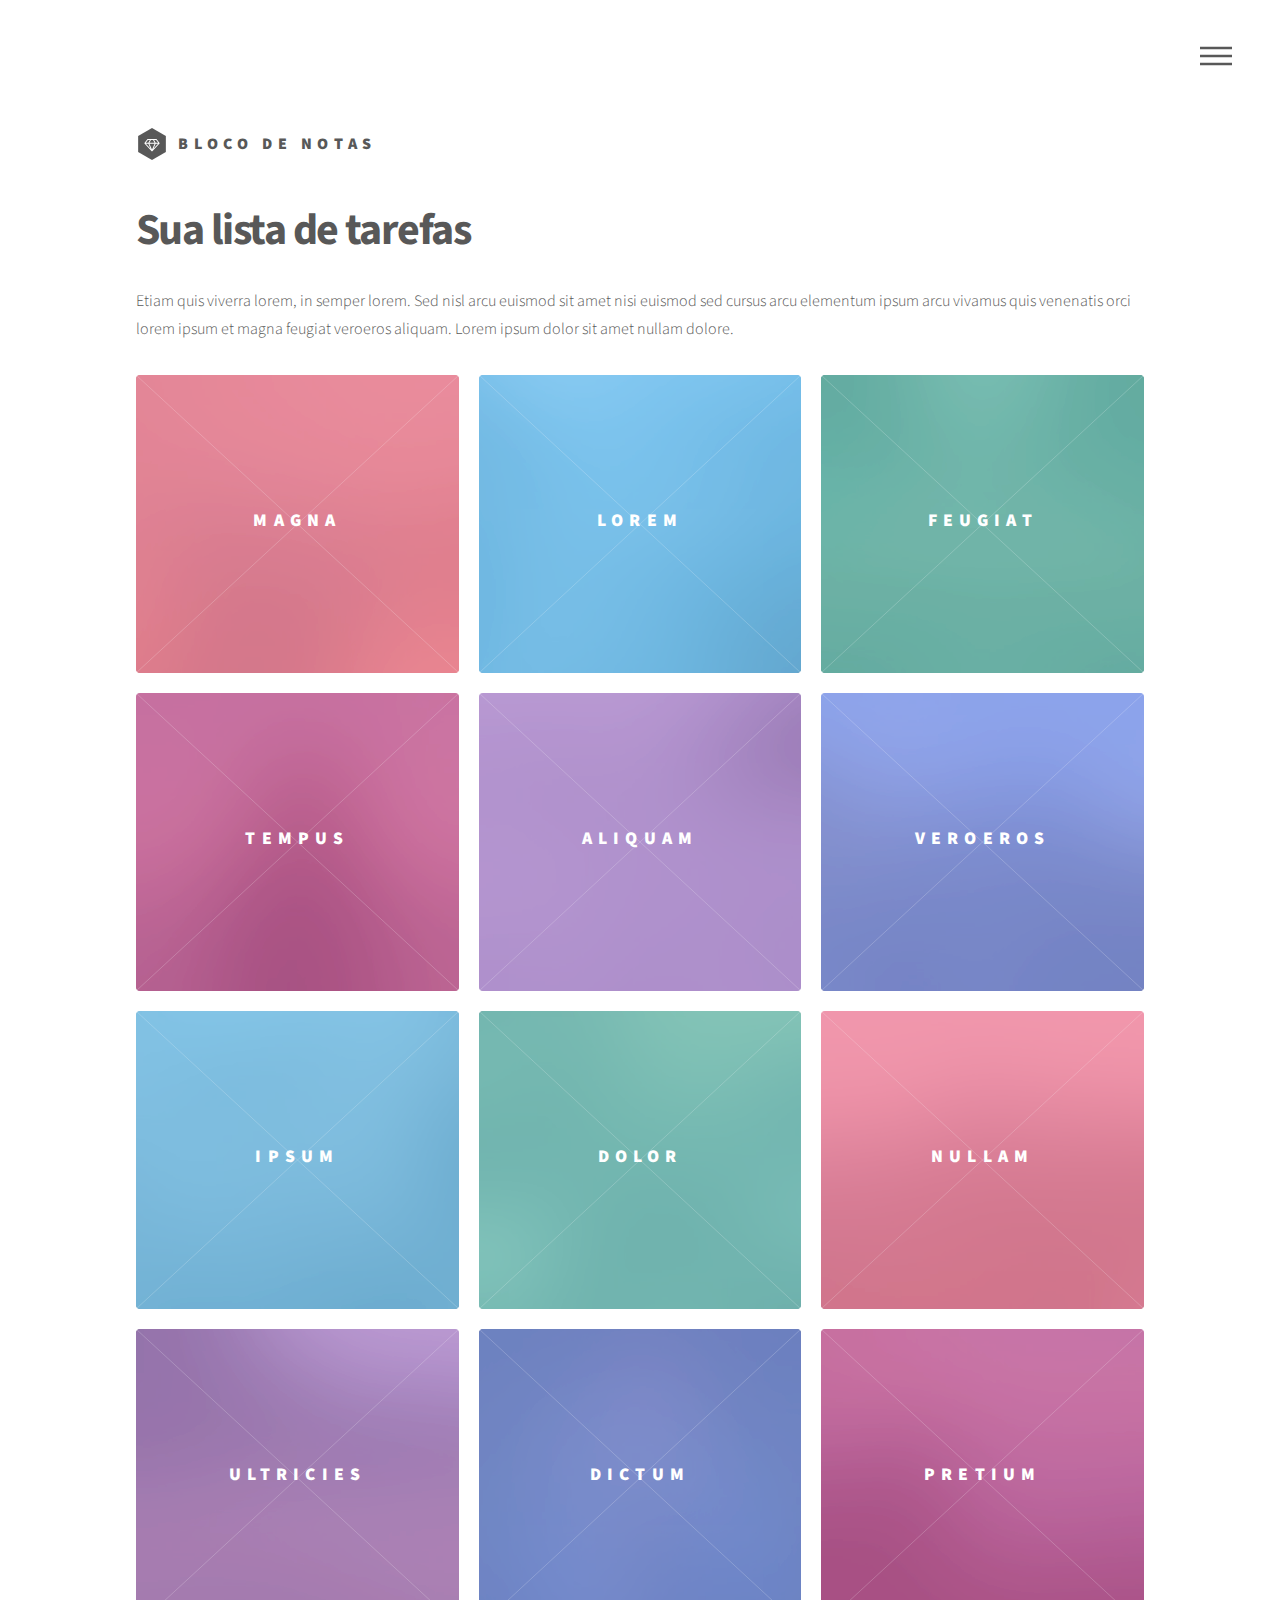
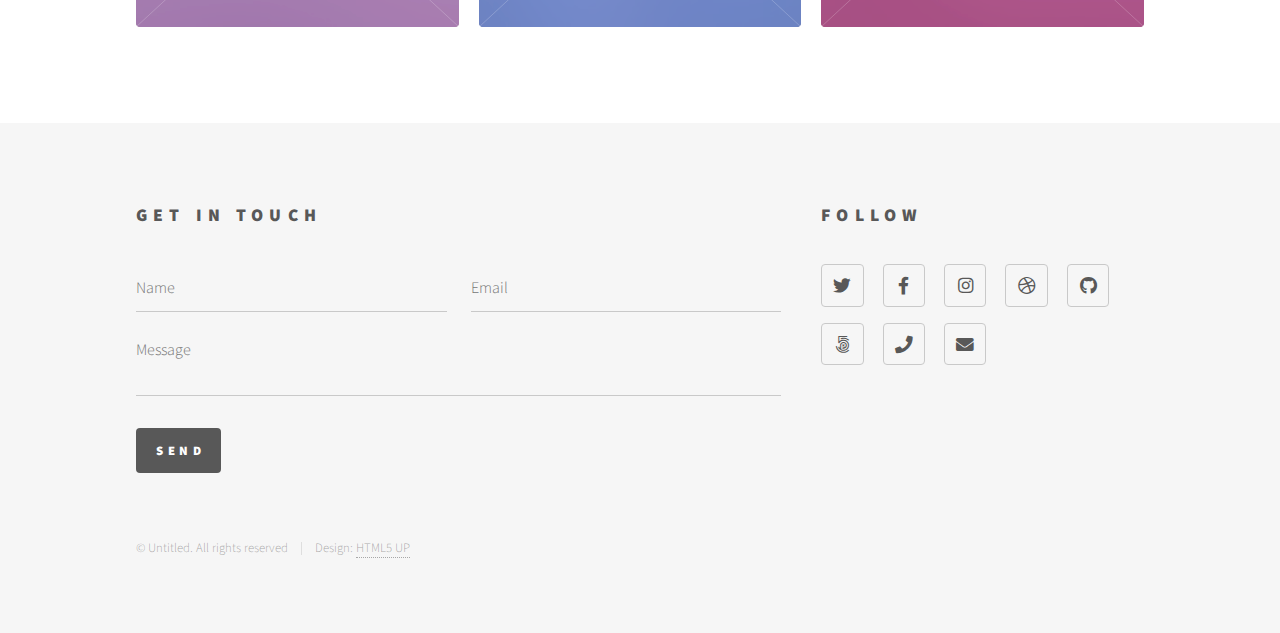
<file: Projeto lista de tarefas/index.html>
<!DOCTYPE HTML>
<!--
	Phantom by HTML5 UP
	html5up.net | @ajlkn
	Free for personal and commercial use under the CCA 3.0 license (html5up.net/license)
-->
<html>
	<head>
		<title>Bloco de Notas</title>
		<meta charset="utf-8" />
		<meta name="viewport" content="width=device-width, initial-scale=1, user-scalable=no" />
		<link rel="stylesheet" href="assets/css/main.css" />
		<noscript><link rel="stylesheet" href="assets/css/noscript.css" /></noscript>
	</head>
	<body class="is-preload">
		<!-- Wrapper -->
			<div id="wrapper">

				<!-- Header -->
					<header id="header">
						<div class="inner">

							<!-- Logo -->
								<a href="index.html" class="logo">
									<span class="symbol"><img src="images/logo.svg" alt="" /></span><span class="title">Bloco de Notas</span>
								</a>

							<!-- Nav -->
								<nav>
									<ul>
										<li><a href="#menu">Menu</a></li>
									</ul>
								</nav>

						</div>
					</header>

				<!-- Menu -->
					<nav id="menu">
						<h2>Menu</h2>
						<ul>
							<li><a href="index.html">Home</a></li>
							<li><a href="login.html">Login</a></li>
							<li><a href="generic.html">Meus Avisos</a></li>
							<li><a href="generic.html">Sair</a></li>
							<li><a href="elements.html"></a></li>
						</ul>
					</nav>

				<!-- Main -->
					<div id="main">
						<div class="inner">
							<header>
								<h1>Sua lista de tarefas<br /></h1>
								<p>Etiam quis viverra lorem, in semper lorem. Sed nisl arcu euismod sit amet nisi euismod sed cursus arcu elementum ipsum arcu vivamus quis venenatis orci lorem ipsum et magna feugiat veroeros aliquam. Lorem ipsum dolor sit amet nullam dolore.</p>
							</header>
							<section class="tiles">
								<article class="style1">
									<span class="image">
										<img src="images/pic01.jpg" alt="" />
									</span>
									<a href="generic.html">
										<h2>Magna</h2>
										<div class="content">
											<p>Sed nisl arcu euismod sit amet nisi lorem etiam dolor veroeros et feugiat.</p>
										</div>
									</a>
								</article>
								<article class="style2">
									<span class="image">
										<img src="images/pic02.jpg" alt="" />
									</span>
									<a href="generic.html">
										<h2>Lorem</h2>
										<div class="content">
											<p>Sed nisl arcu euismod sit amet nisi lorem etiam dolor veroeros et feugiat.</p>
										</div>
									</a>
								</article>
								<article class="style3">
									<span class="image">
										<img src="images/pic03.jpg" alt="" />
									</span>
									<a href="generic.html">
										<h2>Feugiat</h2>
										<div class="content">
											<p>Sed nisl arcu euismod sit amet nisi lorem etiam dolor veroeros et feugiat.</p>
										</div>
									</a>
								</article>
								<article class="style4">
									<span class="image">
										<img src="images/pic04.jpg" alt="" />
									</span>
									<a href="generic.html">
										<h2>Tempus</h2>
										<div class="content">
											<p>Sed nisl arcu euismod sit amet nisi lorem etiam dolor veroeros et feugiat.</p>
										</div>
									</a>
								</article>
								<article class="style5">
									<span class="image">
										<img src="images/pic05.jpg" alt="" />
									</span>
									<a href="generic.html">
										<h2>Aliquam</h2>
										<div class="content">
											<p>Sed nisl arcu euismod sit amet nisi lorem etiam dolor veroeros et feugiat.</p>
										</div>
									</a>
								</article>
								<article class="style6">
									<span class="image">
										<img src="images/pic06.jpg" alt="" />
									</span>
									<a href="generic.html">
										<h2>Veroeros</h2>
										<div class="content">
											<p>Sed nisl arcu euismod sit amet nisi lorem etiam dolor veroeros et feugiat.</p>
										</div>
									</a>
								</article>
								<article class="style2">
									<span class="image">
										<img src="images/pic07.jpg" alt="" />
									</span>
									<a href="generic.html">
										<h2>Ipsum</h2>
										<div class="content">
											<p>Sed nisl arcu euismod sit amet nisi lorem etiam dolor veroeros et feugiat.</p>
										</div>
									</a>
								</article>
								<article class="style3">
									<span class="image">
										<img src="images/pic08.jpg" alt="" />
									</span>
									<a href="generic.html">
										<h2>Dolor</h2>
										<div class="content">
											<p>Sed nisl arcu euismod sit amet nisi lorem etiam dolor veroeros et feugiat.</p>
										</div>
									</a>
								</article>
								<article class="style1">
									<span class="image">
										<img src="images/pic09.jpg" alt="" />
									</span>
									<a href="generic.html">
										<h2>Nullam</h2>
										<div class="content">
											<p>Sed nisl arcu euismod sit amet nisi lorem etiam dolor veroeros et feugiat.</p>
										</div>
									</a>
								</article>
								<article class="style5">
									<span class="image">
										<img src="images/pic10.jpg" alt="" />
									</span>
									<a href="generic.html">
										<h2>Ultricies</h2>
										<div class="content">
											<p>Sed nisl arcu euismod sit amet nisi lorem etiam dolor veroeros et feugiat.</p>
										</div>
									</a>
								</article>
								<article class="style6">
									<span class="image">
										<img src="images/pic11.jpg" alt="" />
									</span>
									<a href="generic.html">
										<h2>Dictum</h2>
										<div class="content">
											<p>Sed nisl arcu euismod sit amet nisi lorem etiam dolor veroeros et feugiat.</p>
										</div>
									</a>
								</article>
								<article class="style4">
									<span class="image">
										<img src="images/pic12.jpg" alt="" />
									</span>
									<a href="generic.html">
										<h2>Pretium</h2>
										<div class="content">
											<p>Sed nisl arcu euismod sit amet nisi lorem etiam dolor veroeros et feugiat.</p>
										</div>
									</a>
								</article>
							</section>
						</div>
					</div>

				<!-- Footer -->
					<footer id="footer">
						<div class="inner">
							<section>
								<h2>Get in touch</h2>
								<form method="post" action="#">
									<div class="fields">
										<div class="field half">
											<input type="text" name="name" id="name" placeholder="Name" />
										</div>
										<div class="field half">
											<input type="email" name="email" id="email" placeholder="Email" />
										</div>
										<div class="field">
											<textarea name="message" id="message" placeholder="Message"></textarea>
										</div>
									</div>
									<ul class="actions">
										<li><input type="submit" value="Send" class="primary" /></li>
									</ul>
								</form>
							</section>
							<section>
								<h2>Follow</h2>
								<ul class="icons">
									<li><a href="#" class="icon brands style2 fa-twitter"><span class="label">Twitter</span></a></li>
									<li><a href="#" class="icon brands style2 fa-facebook-f"><span class="label">Facebook</span></a></li>
									<li><a href="#" class="icon brands style2 fa-instagram"><span class="label">Instagram</span></a></li>
									<li><a href="#" class="icon brands style2 fa-dribbble"><span class="label">Dribbble</span></a></li>
									<li><a href="#" class="icon brands style2 fa-github"><span class="label">GitHub</span></a></li>
									<li><a href="#" class="icon brands style2 fa-500px"><span class="label">500px</span></a></li>
									<li><a href="#" class="icon solid style2 fa-phone"><span class="label">Phone</span></a></li>
									<li><a href="#" class="icon solid style2 fa-envelope"><span class="label">Email</span></a></li>
								</ul>
							</section>
							<ul class="copyright">
								<li>&copy; Untitled. All rights reserved</li><li>Design: <a href="http://html5up.net">HTML5 UP</a></li>
							</ul>
						</div>
					</footer>

			</div>

		<!-- Scripts -->
			<script src="assets/js/jquery.min.js"></script>
			<script src="assets/js/browser.min.js"></script>
			<script src="assets/js/breakpoints.min.js"></script>
			<script src="assets/js/util.js"></script>
			<script src="assets/js/main.js"></script>

	</body>
</html>
</file>
<file: Projeto lista de tarefas/assets/css/noscript.css>
/*
	Phantom by HTML5 UP
	html5up.net | @ajlkn
	Free for personal and commercial use under the CCA 3.0 license (html5up.net/license)
*/

/* Tiles */

	body.is-preload .tiles article {
		-moz-transform: none;
		-webkit-transform: none;
		-ms-transform: none;
		transform: none;
		opacity: 1;
	}
</file>
<file: Projeto lista de tarefas/assets/css/main.css>
@import url(fontawesome-all.min.css);
@import url("https://fonts.googleapis.com/css?family=Source+Sans+Pro:300,700,900");


html, body, div, span, applet, object,
iframe, h1, h2, h3, h4, h5, h6, p, blockquote,
pre, a, abbr, acronym, address, big, cite,
code, del, dfn, em, img, ins, kbd, q, s, samp,
small, strike, strong, sub, sup, tt, var, b,
u, i, center, dl, dt, dd, ol, ul, li, fieldset,
form, label, legend, table, caption, tbody,
tfoot, thead, tr, th, td, article, aside,
canvas, details, embed, figure, figcaption,
footer, header, hgroup, menu, nav, output, ruby,
section, summary, time, mark, audio, video {
	margin: 0;
	padding: 0;
	border: 0;
	font-size: 100%;
	font: inherit;
	vertical-align: baseline;}

article, aside, details, figcaption, figure,
footer, header, hgroup, menu, nav, section {
	display: block;}

body {
	line-height: 1;
}

ol, ul {
	list-style: none;
}

blockquote, q {
	quotes: none;
}

	blockquote:before, blockquote:after, q:before, q:after {
		content: '';
		content: none;
	}

table {
	border-collapse: collapse;
	border-spacing: 0;
}

body {
	-webkit-text-size-adjust: none;
}

mark {
	background-color: transparent;
	color: inherit;
}

input::-moz-focus-inner {
	border: 0;
	padding: 0;
}

input, select, textarea {
	-moz-appearance: none;
	-webkit-appearance: none;
	-ms-appearance: none;
	appearance: none;
}

/* Basic */

	@-ms-viewport {
		width: device-width;
	}

	body {
		-ms-overflow-style: scrollbar;
	}

	@media screen and (max-width: 480px) {

		html, body {
			min-width: 320px;
		}

	}

	html {
		box-sizing: border-box;
	}

	*, *:before, *:after {
		box-sizing: inherit;
	}

	body {
		background: #ffffff;
	}

		body.is-preload *, body.is-preload *:before, body.is-preload *:after {
			-moz-animation: none !important;
			-webkit-animation: none !important;
			-ms-animation: none !important;
			animation: none !important;
			-moz-transition: none !important;
			-webkit-transition: none !important;
			-ms-transition: none !important;
			transition: none !important;
		}

/* Type */

	body, input, select, textarea {
		color: #585858;
		font-family: "Source Sans Pro", Helvetica, sans-serif;
		font-size: 16pt;
		font-weight: 300;
		line-height: 1.75;
	}

		@media screen and (max-width: 1680px) {

			body, input, select, textarea {
				font-size: 14pt;
			}

		}

		@media screen and (max-width: 1280px) {

			body, input, select, textarea {
				font-size: 12pt;
			}

		}

	a {
		-moz-transition: border-bottom-color 0.2s ease, color 0.2s ease;
		-webkit-transition: border-bottom-color 0.2s ease, color 0.2s ease;
		-ms-transition: border-bottom-color 0.2s ease, color 0.2s ease;
		transition: border-bottom-color 0.2s ease, color 0.2s ease;
		text-decoration: none;
		color: #585858;
		border-bottom: dotted 1px rgba(88, 88, 88, 0.5);
	}

		a:hover {
			border-bottom-color: transparent;
			color: #f2849e !important;
		}

	strong, b {
		font-weight: 900;
	}

	em, i {
		font-style: italic;
	}

	p {
		margin: 0 0 2em 0;
	}

	h1 {
		font-size: 2.75em;
		font-weight: 700;
		line-height: 1.3;
		margin: 0 0 1em 0;
		letter-spacing: -0.035em;
	}

		h1 a {
			color: inherit;
		}

		@media screen and (max-width: 736px) {

			h1 {
				font-size: 2em;
				margin: 0 0 1em 0;
			}

		}

		@media screen and (max-width: 360px) {

			h1 {
				font-size: 1.75em;
			}

		}

	h2, h3, h4, h5, h6 {
		font-weight: 900;
		line-height: 1.5;
		margin: 0 0 2em 0;
		text-transform: uppercase;
		letter-spacing: 0.35em;
	}

		h2 a, h3 a, h4 a, h5 a, h6 a {
			color: inherit;
		}

	h2 {
		font-size: 1.1em;
	}

	h3 {
		font-size: 1em;
	}

	h4 {
		font-size: 0.8em;
	}

	h5 {
		font-size: 0.8em;
	}

	h6 {
		font-size: 0.8em;
	}

	@media screen and (max-width: 980px) {

		h1 br, h2 br, h3 br, h4 br, h5 br, h6 br {
			display: none;
		}

	}

	@media screen and (max-width: 736px) {

		h2 {
			font-size: 1em;
		}

		h3 {
			font-size: 0.8em;
		}

	}

	sub {
		font-size: 0.8em;
		position: relative;
		top: 0.5em;
	}

	sup {
		font-size: 0.8em;
		position: relative;
		top: -0.5em;
	}

	blockquote {
		border-left: solid 4px #c9c9c9;
		font-style: italic;
		margin: 0 0 2em 0;
		padding: 0.5em 0 0.5em 2em;
	}

	code {
		background: rgba(144, 144, 144, 0.075);
		border-radius: 4px;
		border: solid 1px #c9c9c9;
		font-family: "Courier New", monospace;
		font-size: 0.9em;
		margin: 0 0.25em;
		padding: 0.25em 0.65em;
	}

	pre {
		-webkit-overflow-scrolling: touch;
		font-family: "Courier New", monospace;
		font-size: 0.9em;
		margin: 0 0 2em 0;
	}

		pre code {
			display: block;
			line-height: 1.75;
			padding: 1em 1.5em;
			overflow-x: auto;
		}

	hr {
		border: 0;
		border-bottom: solid 1px #c9c9c9;
		margin: 2em 0;
	}

		hr.major {
			margin: 3em 0;
		}

	.align-left {
		text-align: left;
	}

	.align-center {
		text-align: center;
	}

	.align-right {
		text-align: right;
	}

/* Row */

	.row {
		display: flex;
		flex-wrap: wrap;
		box-sizing: border-box;
		align-items: stretch;
	}

		.row > * {
			box-sizing: border-box;
		}

		.row.gtr-uniform > * > :last-child {
			margin-bottom: 0;
		}

		.row.aln-left {
			justify-content: flex-start;
		}

		.row.aln-center {
			justify-content: center;
		}

		.row.aln-right {
			justify-content: flex-end;
		}

		.row.aln-top {
			align-items: flex-start;
		}

		.row.aln-middle {
			align-items: center;
		}

		.row.aln-bottom {
			align-items: flex-end;
		}

		.row > .imp {
			order: -1;
		}

		.row > .col-1 {
			width: 8.33333%;
		}

		.row > .off-1 {
			margin-left: 8.33333%;
		}

		.row > .col-2 {
			width: 16.66667%;
		}

		.row > .off-2 {
			margin-left: 16.66667%;
		}

		.row > .col-3 {
			width: 25%;
		}

		.row > .off-3 {
			margin-left: 25%;
		}

		.row > .col-4 {
			width: 33.33333%;
		}

		.row > .off-4 {
			margin-left: 33.33333%;
		}

		.row > .col-5 {
			width: 41.66667%;
		}

		.row > .off-5 {
			margin-left: 41.66667%;
		}

		.row > .col-6 {
			width: 50%;
		}

		.row > .off-6 {
			margin-left: 50%;
		}

		.row > .col-7 {
			width: 58.33333%;
		}

		.row > .off-7 {
			margin-left: 58.33333%;
		}

		.row > .col-8 {
			width: 66.66667%;
		}

		.row > .off-8 {
			margin-left: 66.66667%;
		}

		.row > .col-9 {
			width: 75%;
		}

		.row > .off-9 {
			margin-left: 75%;
		}

		.row > .col-10 {
			width: 83.33333%;
		}

		.row > .off-10 {
			margin-left: 83.33333%;
		}

		.row > .col-11 {
			width: 91.66667%;
		}

		.row > .off-11 {
			margin-left: 91.66667%;
		}

		.row > .col-12 {
			width: 100%;
		}

		.row > .off-12 {
			margin-left: 100%;
		}

		.row.gtr-0 {
			margin-top: 0;
			margin-left: 0em;
		}

			.row.gtr-0 > * {
				padding: 0 0 0 0em;
			}

			.row.gtr-0.gtr-uniform {
				margin-top: 0em;
			}

				.row.gtr-0.gtr-uniform > * {
					padding-top: 0em;
				}

		.row.gtr-25 {
			margin-top: 0;
			margin-left: -0.5em;
		}

			.row.gtr-25 > * {
				padding: 0 0 0 0.5em;
			}

			.row.gtr-25.gtr-uniform {
				margin-top: -0.5em;
			}

				.row.gtr-25.gtr-uniform > * {
					padding-top: 0.5em;
				}

		.row.gtr-50 {
			margin-top: 0;
			margin-left: -1em;
		}

			.row.gtr-50 > * {
				padding: 0 0 0 1em;
			}

			.row.gtr-50.gtr-uniform {
				margin-top: -1em;
			}

				.row.gtr-50.gtr-uniform > * {
					padding-top: 1em;
				}

		.row {
			margin-top: 0;
			margin-left: -2em;
		}

			.row > * {
				padding: 0 0 0 2em;
			}

			.row.gtr-uniform {
				margin-top: -2em;
			}

				.row.gtr-uniform > * {
					padding-top: 2em;
				}

		.row.gtr-150 {
			margin-top: 0;
			margin-left: -3em;
		}

			.row.gtr-150 > * {
				padding: 0 0 0 3em;
			}

			.row.gtr-150.gtr-uniform {
				margin-top: -3em;
			}

				.row.gtr-150.gtr-uniform > * {
					padding-top: 3em;
				}

		.row.gtr-200 {
			margin-top: 0;
			margin-left: -4em;
		}

			.row.gtr-200 > * {
				padding: 0 0 0 4em;
			}

			.row.gtr-200.gtr-uniform {
				margin-top: -4em;
			}

				.row.gtr-200.gtr-uniform > * {
					padding-top: 4em;
				}

		@media screen and (max-width: 1680px) {

			.row {
				display: flex;
				flex-wrap: wrap;
				box-sizing: border-box;
				align-items: stretch;
			}

				.row > * {
					box-sizing: border-box;
				}

				.row.gtr-uniform > * > :last-child {
					margin-bottom: 0;
				}

				.row.aln-left {
					justify-content: flex-start;
				}

				.row.aln-center {
					justify-content: center;
				}

				.row.aln-right {
					justify-content: flex-end;
				}

				.row.aln-top {
					align-items: flex-start;
				}

				.row.aln-middle {
					align-items: center;
				}

				.row.aln-bottom {
					align-items: flex-end;
				}

				.row > .imp-xlarge {
					order: -1;
				}

				.row > .col-1-xlarge {
					width: 8.33333%;
				}

				.row > .off-1-xlarge {
					margin-left: 8.33333%;
				}

				.row > .col-2-xlarge {
					width: 16.66667%;
				}

				.row > .off-2-xlarge {
					margin-left: 16.66667%;
				}

				.row > .col-3-xlarge {
					width: 25%;
				}

				.row > .off-3-xlarge {
					margin-left: 25%;
				}

				.row > .col-4-xlarge {
					width: 33.33333%;
				}

				.row > .off-4-xlarge {
					margin-left: 33.33333%;
				}

				.row > .col-5-xlarge {
					width: 41.66667%;
				}

				.row > .off-5-xlarge {
					margin-left: 41.66667%;
				}

				.row > .col-6-xlarge {
					width: 50%;
				}

				.row > .off-6-xlarge {
					margin-left: 50%;
				}

				.row > .col-7-xlarge {
					width: 58.33333%;
				}

				.row > .off-7-xlarge {
					margin-left: 58.33333%;
				}

				.row > .col-8-xlarge {
					width: 66.66667%;
				}

				.row > .off-8-xlarge {
					margin-left: 66.66667%;
				}

				.row > .col-9-xlarge {
					width: 75%;
				}

				.row > .off-9-xlarge {
					margin-left: 75%;
				}

				.row > .col-10-xlarge {
					width: 83.33333%;
				}

				.row > .off-10-xlarge {
					margin-left: 83.33333%;
				}

				.row > .col-11-xlarge {
					width: 91.66667%;
				}

				.row > .off-11-xlarge {
					margin-left: 91.66667%;
				}

				.row > .col-12-xlarge {
					width: 100%;
				}

				.row > .off-12-xlarge {
					margin-left: 100%;
				}

				.row.gtr-0 {
					margin-top: 0;
					margin-left: 0em;
				}

					.row.gtr-0 > * {
						padding: 0 0 0 0em;
					}

					.row.gtr-0.gtr-uniform {
						margin-top: 0em;
					}

						.row.gtr-0.gtr-uniform > * {
							padding-top: 0em;
						}

				.row.gtr-25 {
					margin-top: 0;
					margin-left: -0.5em;
				}

					.row.gtr-25 > * {
						padding: 0 0 0 0.5em;
					}

					.row.gtr-25.gtr-uniform {
						margin-top: -0.5em;
					}

						.row.gtr-25.gtr-uniform > * {
							padding-top: 0.5em;
						}

				.row.gtr-50 {
					margin-top: 0;
					margin-left: -1em;
				}

					.row.gtr-50 > * {
						padding: 0 0 0 1em;
					}

					.row.gtr-50.gtr-uniform {
						margin-top: -1em;
					}

						.row.gtr-50.gtr-uniform > * {
							padding-top: 1em;
						}

				.row {
					margin-top: 0;
					margin-left: -2em;
				}

					.row > * {
						padding: 0 0 0 2em;
					}

					.row.gtr-uniform {
						margin-top: -2em;
					}

						.row.gtr-uniform > * {
							padding-top: 2em;
						}

				.row.gtr-150 {
					margin-top: 0;
					margin-left: -3em;
				}

					.row.gtr-150 > * {
						padding: 0 0 0 3em;
					}

					.row.gtr-150.gtr-uniform {
						margin-top: -3em;
					}

						.row.gtr-150.gtr-uniform > * {
							padding-top: 3em;
						}

				.row.gtr-200 {
					margin-top: 0;
					margin-left: -4em;
				}

					.row.gtr-200 > * {
						padding: 0 0 0 4em;
					}

					.row.gtr-200.gtr-uniform {
						margin-top: -4em;
					}

						.row.gtr-200.gtr-uniform > * {
							padding-top: 4em;
						}

		}

		@media screen and (max-width: 1280px) {

			.row {
				display: flex;
				flex-wrap: wrap;
				box-sizing: border-box;
				align-items: stretch;
			}

				.row > * {
					box-sizing: border-box;
				}

				.row.gtr-uniform > * > :last-child {
					margin-bottom: 0;
				}

				.row.aln-left {
					justify-content: flex-start;
				}

				.row.aln-center {
					justify-content: center;
				}

				.row.aln-right {
					justify-content: flex-end;
				}

				.row.aln-top {
					align-items: flex-start;
				}

				.row.aln-middle {
					align-items: center;
				}

				.row.aln-bottom {
					align-items: flex-end;
				}

				.row > .imp-large {
					order: -1;
				}

				.row > .col-1-large {
					width: 8.33333%;
				}

				.row > .off-1-large {
					margin-left: 8.33333%;
				}

				.row > .col-2-large {
					width: 16.66667%;
				}

				.row > .off-2-large {
					margin-left: 16.66667%;
				}

				.row > .col-3-large {
					width: 25%;
				}

				.row > .off-3-large {
					margin-left: 25%;
				}

				.row > .col-4-large {
					width: 33.33333%;
				}

				.row > .off-4-large {
					margin-left: 33.33333%;
				}

				.row > .col-5-large {
					width: 41.66667%;
				}

				.row > .off-5-large {
					margin-left: 41.66667%;
				}

				.row > .col-6-large {
					width: 50%;
				}

				.row > .off-6-large {
					margin-left: 50%;
				}

				.row > .col-7-large {
					width: 58.33333%;
				}

				.row > .off-7-large {
					margin-left: 58.33333%;
				}

				.row > .col-8-large {
					width: 66.66667%;
				}

				.row > .off-8-large {
					margin-left: 66.66667%;
				}

				.row > .col-9-large {
					width: 75%;
				}

				.row > .off-9-large {
					margin-left: 75%;
				}

				.row > .col-10-large {
					width: 83.33333%;
				}

				.row > .off-10-large {
					margin-left: 83.33333%;
				}

				.row > .col-11-large {
					width: 91.66667%;
				}

				.row > .off-11-large {
					margin-left: 91.66667%;
				}

				.row > .col-12-large {
					width: 100%;
				}

				.row > .off-12-large {
					margin-left: 100%;
				}

				.row.gtr-0 {
					margin-top: 0;
					margin-left: 0em;
				}

					.row.gtr-0 > * {
						padding: 0 0 0 0em;
					}

					.row.gtr-0.gtr-uniform {
						margin-top: 0em;
					}

						.row.gtr-0.gtr-uniform > * {
							padding-top: 0em;
						}

				.row.gtr-25 {
					margin-top: 0;
					margin-left: -0.5em;
				}

					.row.gtr-25 > * {
						padding: 0 0 0 0.5em;
					}

					.row.gtr-25.gtr-uniform {
						margin-top: -0.5em;
					}

						.row.gtr-25.gtr-uniform > * {
							padding-top: 0.5em;
						}

				.row.gtr-50 {
					margin-top: 0;
					margin-left: -1em;
				}

					.row.gtr-50 > * {
						padding: 0 0 0 1em;
					}

					.row.gtr-50.gtr-uniform {
						margin-top: -1em;
					}

						.row.gtr-50.gtr-uniform > * {
							padding-top: 1em;
						}

				.row {
					margin-top: 0;
					margin-left: -2em;
				}

					.row > * {
						padding: 0 0 0 2em;
					}

					.row.gtr-uniform {
						margin-top: -2em;
					}

						.row.gtr-uniform > * {
							padding-top: 2em;
						}

				.row.gtr-150 {
					margin-top: 0;
					margin-left: -3em;
				}

					.row.gtr-150 > * {
						padding: 0 0 0 3em;
					}

					.row.gtr-150.gtr-uniform {
						margin-top: -3em;
					}

						.row.gtr-150.gtr-uniform > * {
							padding-top: 3em;
						}

				.row.gtr-200 {
					margin-top: 0;
					margin-left: -4em;
				}

					.row.gtr-200 > * {
						padding: 0 0 0 4em;
					}

					.row.gtr-200.gtr-uniform {
						margin-top: -4em;
					}

						.row.gtr-200.gtr-uniform > * {
							padding-top: 4em;
						}

		}

		@media screen and (max-width: 980px) {

			.row {
				display: flex;
				flex-wrap: wrap;
				box-sizing: border-box;
				align-items: stretch;
			}

				.row > * {
					box-sizing: border-box;
				}

				.row.gtr-uniform > * > :last-child {
					margin-bottom: 0;
				}

				.row.aln-left {
					justify-content: flex-start;
				}

				.row.aln-center {
					justify-content: center;
				}

				.row.aln-right {
					justify-content: flex-end;
				}

				.row.aln-top {
					align-items: flex-start;
				}

				.row.aln-middle {
					align-items: center;
				}

				.row.aln-bottom {
					align-items: flex-end;
				}

				.row > .imp-medium {
					order: -1;
				}

				.row > .col-1-medium {
					width: 8.33333%;
				}

				.row > .off-1-medium {
					margin-left: 8.33333%;
				}

				.row > .col-2-medium {
					width: 16.66667%;
				}

				.row > .off-2-medium {
					margin-left: 16.66667%;
				}

				.row > .col-3-medium {
					width: 25%;
				}

				.row > .off-3-medium {
					margin-left: 25%;
				}

				.row > .col-4-medium {
					width: 33.33333%;
				}

				.row > .off-4-medium {
					margin-left: 33.33333%;
				}

				.row > .col-5-medium {
					width: 41.66667%;
				}

				.row > .off-5-medium {
					margin-left: 41.66667%;
				}

				.row > .col-6-medium {
					width: 50%;
				}

				.row > .off-6-medium {
					margin-left: 50%;
				}

				.row > .col-7-medium {
					width: 58.33333%;
				}

				.row > .off-7-medium {
					margin-left: 58.33333%;
				}

				.row > .col-8-medium {
					width: 66.66667%;
				}

				.row > .off-8-medium {
					margin-left: 66.66667%;
				}

				.row > .col-9-medium {
					width: 75%;
				}

				.row > .off-9-medium {
					margin-left: 75%;
				}

				.row > .col-10-medium {
					width: 83.33333%;
				}

				.row > .off-10-medium {
					margin-left: 83.33333%;
				}

				.row > .col-11-medium {
					width: 91.66667%;
				}

				.row > .off-11-medium {
					margin-left: 91.66667%;
				}

				.row > .col-12-medium {
					width: 100%;
				}

				.row > .off-12-medium {
					margin-left: 100%;
				}

				.row.gtr-0 {
					margin-top: 0;
					margin-left: 0em;
				}

					.row.gtr-0 > * {
						padding: 0 0 0 0em;
					}

					.row.gtr-0.gtr-uniform {
						margin-top: 0em;
					}

						.row.gtr-0.gtr-uniform > * {
							padding-top: 0em;
						}

				.row.gtr-25 {
					margin-top: 0;
					margin-left: -0.375em;
				}

					.row.gtr-25 > * {
						padding: 0 0 0 0.375em;
					}

					.row.gtr-25.gtr-uniform {
						margin-top: -0.375em;
					}

						.row.gtr-25.gtr-uniform > * {
							padding-top: 0.375em;
						}

				.row.gtr-50 {
					margin-top: 0;
					margin-left: -0.75em;
				}

					.row.gtr-50 > * {
						padding: 0 0 0 0.75em;
					}

					.row.gtr-50.gtr-uniform {
						margin-top: -0.75em;
					}

						.row.gtr-50.gtr-uniform > * {
							padding-top: 0.75em;
						}

				.row {
					margin-top: 0;
					margin-left: -1.5em;
				}

					.row > * {
						padding: 0 0 0 1.5em;
					}

					.row.gtr-uniform {
						margin-top: -1.5em;
					}

						.row.gtr-uniform > * {
							padding-top: 1.5em;
						}

				.row.gtr-150 {
					margin-top: 0;
					margin-left: -2.25em;
				}

					.row.gtr-150 > * {
						padding: 0 0 0 2.25em;
					}

					.row.gtr-150.gtr-uniform {
						margin-top: -2.25em;
					}

						.row.gtr-150.gtr-uniform > * {
							padding-top: 2.25em;
						}

				.row.gtr-200 {
					margin-top: 0;
					margin-left: -3em;
				}

					.row.gtr-200 > * {
						padding: 0 0 0 3em;
					}

					.row.gtr-200.gtr-uniform {
						margin-top: -3em;
					}

						.row.gtr-200.gtr-uniform > * {
							padding-top: 3em;
						}

		}

		@media screen and (max-width: 736px) {

			.row {
				display: flex;
				flex-wrap: wrap;
				box-sizing: border-box;
				align-items: stretch;
			}

				.row > * {
					box-sizing: border-box;
				}

				.row.gtr-uniform > * > :last-child {
					margin-bottom: 0;
				}

				.row.aln-left {
					justify-content: flex-start;
				}

				.row.aln-center {
					justify-content: center;
				}

				.row.aln-right {
					justify-content: flex-end;
				}

				.row.aln-top {
					align-items: flex-start;
				}

				.row.aln-middle {
					align-items: center;
				}

				.row.aln-bottom {
					align-items: flex-end;
				}

				.row > .imp-small {
					order: -1;
				}

				.row > .col-1-small {
					width: 8.33333%;
				}

				.row > .off-1-small {
					margin-left: 8.33333%;
				}

				.row > .col-2-small {
					width: 16.66667%;
				}

				.row > .off-2-small {
					margin-left: 16.66667%;
				}

				.row > .col-3-small {
					width: 25%;
				}

				.row > .off-3-small {
					margin-left: 25%;
				}

				.row > .col-4-small {
					width: 33.33333%;
				}

				.row > .off-4-small {
					margin-left: 33.33333%;
				}

				.row > .col-5-small {
					width: 41.66667%;
				}

				.row > .off-5-small {
					margin-left: 41.66667%;
				}

				.row > .col-6-small {
					width: 50%;
				}

				.row > .off-6-small {
					margin-left: 50%;
				}

				.row > .col-7-small {
					width: 58.33333%;
				}

				.row > .off-7-small {
					margin-left: 58.33333%;
				}

				.row > .col-8-small {
					width: 66.66667%;
				}

				.row > .off-8-small {
					margin-left: 66.66667%;
				}

				.row > .col-9-small {
					width: 75%;
				}

				.row > .off-9-small {
					margin-left: 75%;
				}

				.row > .col-10-small {
					width: 83.33333%;
				}

				.row > .off-10-small {
					margin-left: 83.33333%;
				}

				.row > .col-11-small {
					width: 91.66667%;
				}

				.row > .off-11-small {
					margin-left: 91.66667%;
				}

				.row > .col-12-small {
					width: 100%;
				}

				.row > .off-12-small {
					margin-left: 100%;
				}

				.row.gtr-0 {
					margin-top: 0;
					margin-left: 0em;
				}

					.row.gtr-0 > * {
						padding: 0 0 0 0em;
					}

					.row.gtr-0.gtr-uniform {
						margin-top: 0em;
					}

						.row.gtr-0.gtr-uniform > * {
							padding-top: 0em;
						}

				.row.gtr-25 {
					margin-top: 0;
					margin-left: -0.25em;
				}

					.row.gtr-25 > * {
						padding: 0 0 0 0.25em;
					}

					.row.gtr-25.gtr-uniform {
						margin-top: -0.25em;
					}

						.row.gtr-25.gtr-uniform > * {
							padding-top: 0.25em;
						}

				.row.gtr-50 {
					margin-top: 0;
					margin-left: -0.5em;
				}

					.row.gtr-50 > * {
						padding: 0 0 0 0.5em;
					}

					.row.gtr-50.gtr-uniform {
						margin-top: -0.5em;
					}

						.row.gtr-50.gtr-uniform > * {
							padding-top: 0.5em;
						}

				.row {
					margin-top: 0;
					margin-left: -1em;
				}

					.row > * {
						padding: 0 0 0 1em;
					}

					.row.gtr-uniform {
						margin-top: -1em;
					}

						.row.gtr-uniform > * {
							padding-top: 1em;
						}

				.row.gtr-150 {
					margin-top: 0;
					margin-left: -1.5em;
				}

					.row.gtr-150 > * {
						padding: 0 0 0 1.5em;
					}

					.row.gtr-150.gtr-uniform {
						margin-top: -1.5em;
					}

						.row.gtr-150.gtr-uniform > * {
							padding-top: 1.5em;
						}

				.row.gtr-200 {
					margin-top: 0;
					margin-left: -2em;
				}

					.row.gtr-200 > * {
						padding: 0 0 0 2em;
					}

					.row.gtr-200.gtr-uniform {
						margin-top: -2em;
					}

						.row.gtr-200.gtr-uniform > * {
							padding-top: 2em;
						}

		}

		@media screen and (max-width: 480px) {

			.row {
				display: flex;
				flex-wrap: wrap;
				box-sizing: border-box;
				align-items: stretch;
			}

				.row > * {
					box-sizing: border-box;
				}

				.row.gtr-uniform > * > :last-child {
					margin-bottom: 0;
				}

				.row.aln-left {
					justify-content: flex-start;
				}

				.row.aln-center {
					justify-content: center;
				}

				.row.aln-right {
					justify-content: flex-end;
				}

				.row.aln-top {
					align-items: flex-start;
				}

				.row.aln-middle {
					align-items: center;
				}

				.row.aln-bottom {
					align-items: flex-end;
				}

				.row > .imp-xsmall {
					order: -1;
				}

				.row > .col-1-xsmall {
					width: 8.33333%;
				}

				.row > .off-1-xsmall {
					margin-left: 8.33333%;
				}

				.row > .col-2-xsmall {
					width: 16.66667%;
				}

				.row > .off-2-xsmall {
					margin-left: 16.66667%;
				}

				.row > .col-3-xsmall {
					width: 25%;
				}

				.row > .off-3-xsmall {
					margin-left: 25%;
				}

				.row > .col-4-xsmall {
					width: 33.33333%;
				}

				.row > .off-4-xsmall {
					margin-left: 33.33333%;
				}

				.row > .col-5-xsmall {
					width: 41.66667%;
				}

				.row > .off-5-xsmall {
					margin-left: 41.66667%;
				}

				.row > .col-6-xsmall {
					width: 50%;
				}

				.row > .off-6-xsmall {
					margin-left: 50%;
				}

				.row > .col-7-xsmall {
					width: 58.33333%;
				}

				.row > .off-7-xsmall {
					margin-left: 58.33333%;
				}

				.row > .col-8-xsmall {
					width: 66.66667%;
				}

				.row > .off-8-xsmall {
					margin-left: 66.66667%;
				}

				.row > .col-9-xsmall {
					width: 75%;
				}

				.row > .off-9-xsmall {
					margin-left: 75%;
				}

				.row > .col-10-xsmall {
					width: 83.33333%;
				}

				.row > .off-10-xsmall {
					margin-left: 83.33333%;
				}

				.row > .col-11-xsmall {
					width: 91.66667%;
				}

				.row > .off-11-xsmall {
					margin-left: 91.66667%;
				}

				.row > .col-12-xsmall {
					width: 100%;
				}

				.row > .off-12-xsmall {
					margin-left: 100%;
				}

				.row.gtr-0 {
					margin-top: 0;
					margin-left: 0em;
				}

					.row.gtr-0 > * {
						padding: 0 0 0 0em;
					}

					.row.gtr-0.gtr-uniform {
						margin-top: 0em;
					}

						.row.gtr-0.gtr-uniform > * {
							padding-top: 0em;
						}

				.row.gtr-25 {
					margin-top: 0;
					margin-left: -0.25em;
				}

					.row.gtr-25 > * {
						padding: 0 0 0 0.25em;
					}

					.row.gtr-25.gtr-uniform {
						margin-top: -0.25em;
					}

						.row.gtr-25.gtr-uniform > * {
							padding-top: 0.25em;
						}

				.row.gtr-50 {
					margin-top: 0;
					margin-left: -0.5em;
				}

					.row.gtr-50 > * {
						padding: 0 0 0 0.5em;
					}

					.row.gtr-50.gtr-uniform {
						margin-top: -0.5em;
					}

						.row.gtr-50.gtr-uniform > * {
							padding-top: 0.5em;
						}

				.row {
					margin-top: 0;
					margin-left: -1em;
				}

					.row > * {
						padding: 0 0 0 1em;
					}

					.row.gtr-uniform {
						margin-top: -1em;
					}

						.row.gtr-uniform > * {
							padding-top: 1em;
						}

				.row.gtr-150 {
					margin-top: 0;
					margin-left: -1.5em;
				}

					.row.gtr-150 > * {
						padding: 0 0 0 1.5em;
					}

					.row.gtr-150.gtr-uniform {
						margin-top: -1.5em;
					}

						.row.gtr-150.gtr-uniform > * {
							padding-top: 1.5em;
						}

				.row.gtr-200 {
					margin-top: 0;
					margin-left: -2em;
				}

					.row.gtr-200 > * {
						padding: 0 0 0 2em;
					}

					.row.gtr-200.gtr-uniform {
						margin-top: -2em;
					}

						.row.gtr-200.gtr-uniform > * {
							padding-top: 2em;
						}

		}

/* Section/Article */

	section.special, article.special {
		text-align: center;
	}

	header p {
		margin-top: -1em;
	}

	@media screen and (max-width: 736px) {

		header p {
			margin-top: 0;
		}

	}

/* Icon */

	.icon {
		text-decoration: none;
		border-bottom: none;
		position: relative;
	}

		.icon:before {
			-moz-osx-font-smoothing: grayscale;
			-webkit-font-smoothing: antialiased;
			display: inline-block;
			font-style: normal;
			font-variant: normal;
			text-rendering: auto;
			line-height: 1;
			text-transform: none !important;
			font-family: 'Font Awesome 5 Free';
			font-weight: 400;
		}

		.icon > .label {
			display: none;
		}

		.icon:before {
			line-height: inherit;
		}

		.icon.solid:before {
			font-weight: 900;
		}

		.icon.brands:before {
			font-family: 'Font Awesome 5 Brands';
		}

		.icon.style2 {
			-moz-transition: background-color 0.2s ease-in-out, color 0.2s ease-in-out, border-color 0.2s ease-in-out;
			-webkit-transition: background-color 0.2s ease-in-out, color 0.2s ease-in-out, border-color 0.2s ease-in-out;
			-ms-transition: background-color 0.2s ease-in-out, color 0.2s ease-in-out, border-color 0.2s ease-in-out;
			transition: background-color 0.2s ease-in-out, color 0.2s ease-in-out, border-color 0.2s ease-in-out;
			background-color: transparent;
			border: solid 1px #c9c9c9;
			border-radius: 4px;
			width: 2.65em;
			height: 2.65em;
			display: inline-block;
			text-align: center;
			line-height: 2.65em;
			color: inherit;
		}

			.icon.style2:before {
				font-size: 1.1em;
			}

			.icon.style2:hover {
				color: #f2849e;
				border-color: #f2849e;
			}

			.icon.style2:active {
				background-color: rgba(242, 132, 158, 0.1);
			}

/* List */

	ol {
		list-style: decimal;
		margin: 0 0 2em 0;
		padding-left: 1.25em;
	}

		ol li {
			padding-left: 0.25em;
		}

	ul {
		list-style: disc;
		margin: 0 0 2em 0;
		padding-left: 1em;
	}

		ul li {
			padding-left: 0.5em;
		}

		ul.alt {
			list-style: none;
			padding-left: 0;
		}

			ul.alt li {
				border-top: solid 1px #c9c9c9;
				padding: 0.5em 0;
			}

				ul.alt li:first-child {
					border-top: 0;
					padding-top: 0;
				}

	dl {
		margin: 0 0 2em 0;
	}

		dl dt {
			display: block;
			font-weight: 900;
			margin: 0 0 1em 0;
		}

		dl dd {
			margin-left: 2em;
		}

/* Actions */

	ul.actions {
		display: -moz-flex;
		display: -webkit-flex;
		display: -ms-flex;
		display: flex;
		cursor: default;
		list-style: none;
		margin-left: -1em;
		padding-left: 0;
	}

		ul.actions li {
			padding: 0 0 0 1em;
			vertical-align: middle;
		}

		ul.actions.special {
			-moz-justify-content: center;
			-webkit-justify-content: center;
			-ms-justify-content: center;
			justify-content: center;
			width: 100%;
			margin-left: 0;
		}

			ul.actions.special li:first-child {
				padding-left: 0;
			}

		ul.actions.stacked {
			-moz-flex-direction: column;
			-webkit-flex-direction: column;
			-ms-flex-direction: column;
			flex-direction: column;
			margin-left: 0;
		}

			ul.actions.stacked li {
				padding: 1.3em 0 0 0;
			}

				ul.actions.stacked li:first-child {
					padding-top: 0;
				}

		ul.actions.fit {
			width: calc(100% + 1em);
		}

			ul.actions.fit li {
				-moz-flex-grow: 1;
				-webkit-flex-grow: 1;
				-ms-flex-grow: 1;
				flex-grow: 1;
				-moz-flex-shrink: 1;
				-webkit-flex-shrink: 1;
				-ms-flex-shrink: 1;
				flex-shrink: 1;
				width: 100%;
			}

				ul.actions.fit li > * {
					width: 100%;
				}

			ul.actions.fit.stacked {
				width: 100%;
			}

		@media screen and (max-width: 480px) {

			ul.actions:not(.fixed) {
				-moz-flex-direction: column;
				-webkit-flex-direction: column;
				-ms-flex-direction: column;
				flex-direction: column;
				margin-left: 0;
				width: 100% !important;
			}

				ul.actions:not(.fixed) li {
					-moz-flex-grow: 1;
					-webkit-flex-grow: 1;
					-ms-flex-grow: 1;
					flex-grow: 1;
					-moz-flex-shrink: 1;
					-webkit-flex-shrink: 1;
					-ms-flex-shrink: 1;
					flex-shrink: 1;
					padding: 1em 0 0 0;
					text-align: center;
					width: 100%;
				}

					ul.actions:not(.fixed) li > * {
						width: 100%;
					}

					ul.actions:not(.fixed) li:first-child {
						padding-top: 0;
					}

					ul.actions:not(.fixed) li input[type="submit"],
					ul.actions:not(.fixed) li input[type="reset"],
					ul.actions:not(.fixed) li input[type="button"],
					ul.actions:not(.fixed) li button,
					ul.actions:not(.fixed) li .button {
						width: 100%;
					}

						ul.actions:not(.fixed) li input[type="submit"].icon:before,
						ul.actions:not(.fixed) li input[type="reset"].icon:before,
						ul.actions:not(.fixed) li input[type="button"].icon:before,
						ul.actions:not(.fixed) li button.icon:before,
						ul.actions:not(.fixed) li .button.icon:before {
							margin-left: -0.5rem;
						}

		}

/* Icons */

	ul.icons {
		cursor: default;
		list-style: none;
		padding-left: 0;
		margin: -1em 0 2em -1em;
	}

		ul.icons li {
			display: inline-block;
			padding: 1em 0 0 1em;
		}

/* Form */

	form {
		margin: 0 0 2em 0;
		overflow-x: hidden;
	}

		form > :last-child {
			margin-bottom: 0;
		}

		form > .fields {
			display: -moz-flex;
			display: -webkit-flex;
			display: -ms-flex;
			display: flex;
			-moz-flex-wrap: wrap;
			-webkit-flex-wrap: wrap;
			-ms-flex-wrap: wrap;
			flex-wrap: wrap;
			width: calc(100% + 3em);
			margin: -1.5em 0 2em -1.5em;
		}

			form > .fields > .field {
				-moz-flex-grow: 0;
				-webkit-flex-grow: 0;
				-ms-flex-grow: 0;
				flex-grow: 0;
				-moz-flex-shrink: 0;
				-webkit-flex-shrink: 0;
				-ms-flex-shrink: 0;
				flex-shrink: 0;
				padding: 1.5em 0 0 1.5em;
				width: calc(100% - 1.5em);
			}

				form > .fields > .field.half {
					width: calc(50% - 0.75em);
				}

				form > .fields > .field.third {
					width: calc(100%/3 - 0.5em);
				}

				form > .fields > .field.quarter {
					width: calc(25% - 0.375em);
				}

		@media screen and (max-width: 480px) {

			form > .fields {
				width: calc(100% + 3em);
				margin: -1.5em 0 2em -1.5em;
			}

				form > .fields > .field {
					padding: 1.5em 0 0 1.5em;
					width: calc(100% - 1.5em);
				}

					form > .fields > .field.half {
						width: calc(100% - 1.5em);
					}

					form > .fields > .field.third {
						width: calc(100% - 1.5em);
					}

					form > .fields > .field.quarter {
						width: calc(100% - 1.5em);
					}

		}

	label {
		display: block;
		font-size: 0.9em;
		font-weight: 900;
		margin: 0 0 1em 0;
	}

	input[type="text"],
	input[type="password"],
	input[type="email"],
	input[type="tel"],
	select,
	textarea {
		-moz-appearance: none;
		-webkit-appearance: none;
		-ms-appearance: none;
		appearance: none;
		background-color: transparent;
		border: none;
		border-radius: 0;
		border-bottom: solid 1px #c9c9c9;
		color: inherit;
		display: block;
		outline: 0;
		padding: 0;
		text-decoration: none;
		width: 100%;
	}

		input[type="text"]:invalid,
		input[type="password"]:invalid,
		input[type="email"]:invalid,
		input[type="tel"]:invalid,
		select:invalid,
		textarea:invalid {
			box-shadow: none;
		}

		input[type="text"]:focus,
		input[type="password"]:focus,
		input[type="email"]:focus,
		input[type="tel"]:focus,
		select:focus,
		textarea:focus {
			border-bottom-color: #f2849e;
			box-shadow: inset 0 -1px 0 0 #f2849e;
		}

	select {
		background-image: url("data:image/svg+xml;charset=utf8,%3Csvg xmlns='http://www.w3.org/2000/svg' width='40' height='40' preserveAspectRatio='none' viewBox='0 0 40 40'%3E%3Cpath d='M9.4,12.3l10.4,10.4l10.4-10.4c0.2-0.2,0.5-0.4,0.9-0.4c0.3,0,0.6,0.1,0.9,0.4l3.3,3.3c0.2,0.2,0.4,0.5,0.4,0.9 c0,0.4-0.1,0.6-0.4,0.9L20.7,31.9c-0.2,0.2-0.5,0.4-0.9,0.4c-0.3,0-0.6-0.1-0.9-0.4L4.3,17.3c-0.2-0.2-0.4-0.5-0.4-0.9 c0-0.4,0.1-0.6,0.4-0.9l3.3-3.3c0.2-0.2,0.5-0.4,0.9-0.4S9.1,12.1,9.4,12.3z' fill='%23c9c9c9' /%3E%3C/svg%3E");
		background-size: 1.25rem;
		background-repeat: no-repeat;
		background-position: calc(100% - 1rem) center;
		height: 3em;
		padding-right: 3em;
		text-overflow: ellipsis;
	}

		select option {
			background: #ffffff;
		}

		select:focus::-ms-value {
			background-color: transparent;
		}

		select::-ms-expand {
			display: none;
		}

	input[type="text"],
	input[type="password"],
	input[type="email"],
	select {
		height: 3em;
	}

	textarea {
		padding: 0;
		min-height: 3.75em;
	}

	input[type="checkbox"],
	input[type="radio"] {
		-moz-appearance: none;
		-webkit-appearance: none;
		-ms-appearance: none;
		appearance: none;
		display: block;
		float: left;
		margin-right: -2em;
		opacity: 0;
		width: 1em;
		z-index: -1;
	}

		input[type="checkbox"] + label,
		input[type="radio"] + label {
			text-decoration: none;
			color: #585858;
			cursor: pointer;
			display: inline-block;
			font-size: 1em;
			font-weight: 300;
			padding-left: 2.55em;
			padding-right: 0.75em;
			position: relative;
		}

			input[type="checkbox"] + label:before,
			input[type="radio"] + label:before {
				-moz-osx-font-smoothing: grayscale;
				-webkit-font-smoothing: antialiased;
				display: inline-block;
				font-style: normal;
				font-variant: normal;
				text-rendering: auto;
				line-height: 1;
				text-transform: none !important;
				font-family: 'Font Awesome 5 Free';
				font-weight: 900;
			}

			input[type="checkbox"] + label:before,
			input[type="radio"] + label:before {
				border-radius: 4px;
				border: solid 1px #c9c9c9;
				content: '';
				display: inline-block;
				font-size: 0.8em;
				height: 2.25em;
				left: 0;
				line-height: 2.25em;
				position: absolute;
				text-align: center;
				top: 0;
				width: 2.25em;
			}

		input[type="checkbox"]:checked + label:before,
		input[type="radio"]:checked + label:before {
			background: #585858;
			border-color: #585858;
			color: #ffffff;
			content: '\f00c';
		}

		input[type="checkbox"]:focus + label:before,
		input[type="radio"]:focus + label:before {
			border-color: #f2849e;
			box-shadow: 0 0 0 1px #f2849e;
		}

	input[type="checkbox"] + label:before {
		border-radius: 4px;
	}

	input[type="radio"] + label:before {
		border-radius: 100%;
	}

/* Box */

	.box {
		border-radius: 4px;
		border: solid 1px #c9c9c9;
		margin-bottom: 2em;
		padding: 1.5em;
	}

		.box > :last-child,
		.box > :last-child > :last-child,
		.box > :last-child > :last-child > :last-child {
			margin-bottom: 0;
		}

		.box.alt {
			border: 0;
			border-radius: 0;
			padding: 0;
		}

/* Image */

	.image {
		border-radius: 4px;
		border: 0;
		display: inline-block;
		position: relative;
	}

		.image img {
			border-radius: 4px;
			display: block;
		}

		.image.left, .image.right {
			max-width: 40%;
		}

			.image.left img, .image.right img {
				width: 100%;
			}

		.image.left {
			float: left;
			padding: 0 1.5em 1em 0;
			top: 0.25em;
		}

		.image.right {
			float: right;
			padding: 0 0 1em 1.5em;
			top: 0.25em;
		}

		.image.fit {
			display: block;
			margin: 0 0 2em 0;
			width: 100%;
		}

			.image.fit img {
				width: 100%;
			}

		.image.main {
			display: block;
			margin: 0 0 3em 0;
			width: 100%;
		}

			.image.main img {
				width: 100%;
			}

			@media screen and (max-width: 736px) {

				.image.main {
					margin: 0 0 2em 0;
				}

			}

/* Table */

	.table-wrapper {
		-webkit-overflow-scrolling: touch;
		overflow-x: auto;
	}

	table {
		margin: 0 0 2em 0;
		width: 100%;
	}

		table tbody tr {
			border: solid 1px #c9c9c9;
			border-left: 0;
			border-right: 0;
		}

			table tbody tr:nth-child(2n + 1) {
				background-color: rgba(144, 144, 144, 0.075);
			}

		table td {
			padding: 0.75em 0.75em;
		}

		table th {
			font-size: 0.9em;
			font-weight: 900;
			padding: 0 0.75em 0.75em 0.75em;
			text-align: left;
		}

		table thead {
			border-bottom: solid 2px #c9c9c9;
		}

		table tfoot {
			border-top: solid 2px #c9c9c9;
		}

		table.alt {
			border-collapse: separate;
		}

			table.alt tbody tr td {
				border: solid 1px #c9c9c9;
				border-left-width: 0;
				border-top-width: 0;
			}

				table.alt tbody tr td:first-child {
					border-left-width: 1px;
				}

			table.alt tbody tr:first-child td {
				border-top-width: 1px;
			}

			table.alt thead {
				border-bottom: 0;
			}

			table.alt tfoot {
				border-top: 0;
			}

/* Button */

	input[type="submit"],
	input[type="reset"],
	input[type="button"],
	button,
	.button {
		-moz-appearance: none;
		-webkit-appearance: none;
		-ms-appearance: none;
		appearance: none;
		-moz-transition: background-color 0.2s ease-in-out, color 0.2s ease-in-out, box-shadow 0.2s ease-in-out;
		-webkit-transition: background-color 0.2s ease-in-out, color 0.2s ease-in-out, box-shadow 0.2s ease-in-out;
		-ms-transition: background-color 0.2s ease-in-out, color 0.2s ease-in-out, box-shadow 0.2s ease-in-out;
		transition: background-color 0.2s ease-in-out, color 0.2s ease-in-out, box-shadow 0.2s ease-in-out;
		background-color: transparent;
		border-radius: 4px;
		border: 0;
		box-shadow: inset 0 0 0 2px #585858;
		color: #585858 !important;
		cursor: pointer;
		display: inline-block;
		font-size: 0.8em;
		font-weight: 900;
		height: 3.5em;
		letter-spacing: 0.35em;
		line-height: 3.45em;
		overflow: hidden;
		padding: 0 1.25em 0 1.6em;
		text-align: center;
		text-decoration: none;
		text-overflow: ellipsis;
		text-transform: uppercase;
		white-space: nowrap;
	}

		input[type="submit"].icon:before,
		input[type="reset"].icon:before,
		input[type="button"].icon:before,
		button.icon:before,
		.button.icon:before {
			margin-right: 0.5em;
		}

		input[type="submit"].fit,
		input[type="reset"].fit,
		input[type="button"].fit,
		button.fit,
		.button.fit {
			width: 100%;
		}

		input[type="submit"]:hover,
		input[type="reset"]:hover,
		input[type="button"]:hover,
		button:hover,
		.button:hover {
			color: #f2849e !important;
			box-shadow: inset 0 0 0 2px #f2849e;
		}

		input[type="submit"]:active,
		input[type="reset"]:active,
		input[type="button"]:active,
		button:active,
		.button:active {
			background-color: rgba(242, 132, 158, 0.1);
		}

		input[type="submit"].small,
		input[type="reset"].small,
		input[type="button"].small,
		button.small,
		.button.small {
			font-size: 0.6em;
		}

		input[type="submit"].large,
		input[type="reset"].large,
		input[type="button"].large,
		button.large,
		.button.large {
			font-size: 1em;
		}

		input[type="submit"].primary,
		input[type="reset"].primary,
		input[type="button"].primary,
		button.primary,
		.button.primary {
			box-shadow: none;
			background-color: #585858;
			color: #ffffff !important;
		}

			input[type="submit"].primary:hover,
			input[type="reset"].primary:hover,
			input[type="button"].primary:hover,
			button.primary:hover,
			.button.primary:hover {
				background-color: #f2849e;
			}

			input[type="submit"].primary:active,
			input[type="reset"].primary:active,
			input[type="button"].primary:active,
			button.primary:active,
			.button.primary:active {
				background-color: #ee5f81;
			}

		input[type="submit"].disabled, input[type="submit"]:disabled,
		input[type="reset"].disabled,
		input[type="reset"]:disabled,
		input[type="button"].disabled,
		input[type="button"]:disabled,
		button.disabled,
		button:disabled,
		.button.disabled,
		.button:disabled {
			pointer-events: none;
			opacity: 0.25;
		}

/* Tiles */

	.tiles {
		display: -moz-flex;
		display: -webkit-flex;
		display: -ms-flex;
		display: flex;
		-moz-flex-wrap: wrap;
		-webkit-flex-wrap: wrap;
		-ms-flex-wrap: wrap;
		flex-wrap: wrap;
		postiion: relative;
		margin: -2.5em 0 0 -2.5em;
	}

		.tiles article {
			-moz-transition: -moz-transform 0.5s ease, opacity 0.5s ease;
			-webkit-transition: -webkit-transform 0.5s ease, opacity 0.5s ease;
			-ms-transition: -ms-transform 0.5s ease, opacity 0.5s ease;
			transition: transform 0.5s ease, opacity 0.5s ease;
			position: relative;
			width: calc(33.33333% - 2.5em);
			margin: 2.5em 0 0 2.5em;
		}

			.tiles article > .image {
				-moz-transition: -moz-transform 0.5s ease;
				-webkit-transition: -webkit-transform 0.5s ease;
				-ms-transition: -ms-transform 0.5s ease;
				transition: transform 0.5s ease;
				position: relative;
				display: block;
				width: 100%;
				border-radius: 4px;
				overflow: hidden;
			}

				.tiles article > .image img {
					display: block;
					width: 100%;
				}

				.tiles article > .image:before {
					pointer-events: none;
					-moz-transition: background-color 0.5s ease, opacity 0.5s ease;
					-webkit-transition: background-color 0.5s ease, opacity 0.5s ease;
					-ms-transition: background-color 0.5s ease, opacity 0.5s ease;
					transition: background-color 0.5s ease, opacity 0.5s ease;
					content: '';
					display: block;
					position: absolute;
					top: 0;
					left: 0;
					width: 100%;
					height: 100%;
					opacity: 1.0;
					z-index: 1;
					opacity: 0.8;
				}

				.tiles article > .image:after {
					pointer-events: none;
					-moz-transition: opacity 0.5s ease;
					-webkit-transition: opacity 0.5s ease;
					-ms-transition: opacity 0.5s ease;
					transition: opacity 0.5s ease;
					content: '';
					display: block;
					position: absolute;
					top: 0;
					left: 0;
					width: 100%;
					height: 100%;
					background-image: url("data:image/svg+xml;charset=utf8,%3Csvg xmlns='http://www.w3.org/2000/svg' width='100' height='100' viewBox='0 0 100 100' preserveAspectRatio='none'%3E%3Cstyle%3Eline %7B stroke-width: 0.25px%3B stroke: %23ffffff%3B %7D%3C/style%3E%3Cline x1='0' y1='0' x2='100' y2='100' /%3E%3Cline x1='100' y1='0' x2='0' y2='100' /%3E%3C/svg%3E");
					background-position: center;
					background-repeat: no-repeat;
					background-size: 100% 100%;
					opacity: 0.25;
					z-index: 2;
				}

			.tiles article > a {
				display: -moz-flex;
				display: -webkit-flex;
				display: -ms-flex;
				display: flex;
				-moz-flex-direction: column;
				-webkit-flex-direction: column;
				-ms-flex-direction: column;
				flex-direction: column;
				-moz-align-items: center;
				-webkit-align-items: center;
				-ms-align-items: center;
				align-items: center;
				-moz-justify-content: center;
				-webkit-justify-content: center;
				-ms-justify-content: center;
				justify-content: center;
				-moz-transition: background-color 0.5s ease, -moz-transform 0.5s ease;
				-webkit-transition: background-color 0.5s ease, -webkit-transform 0.5s ease;
				-ms-transition: background-color 0.5s ease, -ms-transform 0.5s ease;
				transition: background-color 0.5s ease, transform 0.5s ease;
				position: absolute;
				top: 0;
				left: 0;
				width: 100%;
				height: 100%;
				padding: 1em;
				border-radius: 4px;
				border-bottom: 0;
				color: #ffffff;
				text-align: center;
				text-decoration: none;
				z-index: 3;
			}

				.tiles article > a > :last-child {
					margin: 0;
				}

				.tiles article > a:hover {
					color: #ffffff !important;
				}

				.tiles article > a h2 {
					margin: 0;
				}

				.tiles article > a .content {
					-moz-transition: max-height 0.5s ease, opacity 0.5s ease;
					-webkit-transition: max-height 0.5s ease, opacity 0.5s ease;
					-ms-transition: max-height 0.5s ease, opacity 0.5s ease;
					transition: max-height 0.5s ease, opacity 0.5s ease;
					width: 100%;
					max-height: 0;
					line-height: 1.5;
					margin-top: 0.35em;
					opacity: 0;
				}

					.tiles article > a .content > :last-child {
						margin-bottom: 0;
					}

			.tiles article.style1 > .image:before {
				background-color: #f2849e;
			}

			.tiles article.style2 > .image:before {
				background-color: #7ecaf6;
			}

			.tiles article.style3 > .image:before {
				background-color: #7bd0c1;
			}

			.tiles article.style4 > .image:before {
				background-color: #c75b9b;
			}

			.tiles article.style5 > .image:before {
				background-color: #ae85ca;
			}

			.tiles article.style6 > .image:before {
				background-color: #8499e7;
			}

			body:not(.is-touch) .tiles article:hover > .image {
				-moz-transform: scale(1.1);
				-webkit-transform: scale(1.1);
				-ms-transform: scale(1.1);
				transform: scale(1.1);
			}

				body:not(.is-touch) .tiles article:hover > .image:before {
					background-color: #333333;
					opacity: 0.35;
				}

				body:not(.is-touch) .tiles article:hover > .image:after {
					opacity: 0;
				}

			body:not(.is-touch) .tiles article:hover .content {
				max-height: 15em;
				opacity: 1;
			}

		* + .tiles {
			margin-top: 2em;
		}

		body.is-preload .tiles article {
			-moz-transform: scale(0.9);
			-webkit-transform: scale(0.9);
			-ms-transform: scale(0.9);
			transform: scale(0.9);
			opacity: 0;
		}

		body.is-touch .tiles article .content {
			max-height: 15em;
			opacity: 1;
		}

		@media screen and (max-width: 1280px) {

			.tiles {
				margin: -1.25em 0 0 -1.25em;
			}

				.tiles article {
					width: calc(33.33333% - 1.25em);
					margin: 1.25em 0 0 1.25em;
				}

		}

		@media screen and (max-width: 980px) {

			.tiles {
				margin: -2.5em 0 0 -2.5em;
			}

				.tiles article {
					width: calc(50% - 2.5em);
					margin: 2.5em 0 0 2.5em;
				}

		}

		@media screen and (max-width: 736px) {

			.tiles {
				margin: -1.25em 0 0 -1.25em;
			}

				.tiles article {
					width: calc(50% - 1.25em);
					margin: 1.25em 0 0 1.25em;
				}

					.tiles article:hover > .image {
						-moz-transform: scale(1.0);
						-webkit-transform: scale(1.0);
						-ms-transform: scale(1.0);
						transform: scale(1.0);
					}

		}

		@media screen and (max-width: 480px) {

			.tiles {
				margin: 0;
			}

				.tiles article {
					width: 100%;
					margin: 1.25em 0 0 0;
				}

		}

/* Header */

	#header {
		padding: 8em 0 0.1em 0 ;
	}

		#header .logo {
			display: block;
			border-bottom: 0;
			color: inherit;
			font-weight: 900;
			letter-spacing: 0.35em;
			margin: 0 0 2.5em 0;
			text-decoration: none;
			text-transform: uppercase;
			display: inline-block;
		}

			#header .logo > * {
				display: inline-block;
				vertical-align: middle;
			}

			#header .logo .symbol {
				margin-right: 0.65em;
			}

				#header .logo .symbol img {
					display: block;
					width: 2em;
					height: 2em;
				}

		#header nav {
			position: fixed;
			right: 2em;
			top: 2em;
			z-index: 10000;
		}

			#header nav ul {
				display: -moz-flex;
				display: -webkit-flex;
				display: -ms-flex;
				display: flex;
				-moz-align-items: center;
				-webkit-align-items: center;
				-ms-align-items: center;
				align-items: center;
				list-style: none;
				margin: 0;
				padding: 0;
			}

				#header nav ul li {
					display: block;
					padding: 0;
				}

					#header nav ul li a {
						display: block;
						position: relative;
						height: 3em;
						line-height: 3em;
						padding: 0 1.5em;
						background-color: rgba(255, 255, 255, 0.5);
						border-radius: 4px;
						border: 0;
						font-size: 0.8em;
						font-weight: 900;
						letter-spacing: 0.35em;
						text-transform: uppercase;
					}

					#header nav ul li a[href="#menu"] {
						-webkit-tap-highlight-color: transparent;
						width: 4em;
						text-indent: 4em;
						font-size: 1em;
						overflow: hidden;
						padding: 0;
						white-space: nowrap;
					}

						#header nav ul li a[href="#menu"]:before, #header nav ul li a[href="#menu"]:after {
							-moz-transition: opacity 0.2s ease;
							-webkit-transition: opacity 0.2s ease;
							-ms-transition: opacity 0.2s ease;
							transition: opacity 0.2s ease;
							content: '';
							display: block;
							position: absolute;
							top: 0;
							left: 0;
							width: 100%;
							height: 100%;
							background-position: center;
							background-repeat: no-repeat;
							background-size: 2em 2em;
						}

						#header nav ul li a[href="#menu"]:before {
							background-image: url("data:image/svg+xml;charset=utf8,%3Csvg xmlns='http://www.w3.org/2000/svg' width='100' height='100' viewBox='0 0 100 100' preserveAspectRatio='none'%3E%3Cstyle%3Eline %7B stroke-width: 8px%3B stroke: %23f2849e%3B %7D%3C/style%3E%3Cline x1='0' y1='25' x2='100' y2='25' /%3E%3Cline x1='0' y1='50' x2='100' y2='50' /%3E%3Cline x1='0' y1='75' x2='100' y2='75' /%3E%3C/svg%3E");
							opacity: 0;
						}

						#header nav ul li a[href="#menu"]:after {
							background-image: url("data:image/svg+xml;charset=utf8,%3Csvg xmlns='http://www.w3.org/2000/svg' width='100' height='100' viewBox='0 0 100 100' preserveAspectRatio='none'%3E%3Cstyle%3Eline %7B stroke-width: 8px%3B stroke: %23585858%3B %7D%3C/style%3E%3Cline x1='0' y1='25' x2='100' y2='25' /%3E%3Cline x1='0' y1='50' x2='100' y2='50' /%3E%3Cline x1='0' y1='75' x2='100' y2='75' /%3E%3C/svg%3E");
							opacity: 1;
						}

						#header nav ul li a[href="#menu"]:hover:before {
							opacity: 1;
						}

						#header nav ul li a[href="#menu"]:hover:after {
							opacity: 0;
						}

		@media screen and (max-width: 736px) {

			#header {
				padding: 4em 0 0.1em 0 ;
			}

				#header nav {
					right: 0.5em;
					top: 0.5em;
				}

					#header nav ul li a[href="#menu"]:before, #header nav ul li a[href="#menu"]:after {
						background-size: 1.5em 1.5em;
					}

		}

/* Menu */

	#wrapper {
		-moz-transition: opacity 0.45s ease;
		-webkit-transition: opacity 0.45s ease;
		-ms-transition: opacity 0.45s ease;
		transition: opacity 0.45s ease;
		opacity: 1;
	}

	#menu {
		-moz-transform: translateX(22em);
		-webkit-transform: translateX(22em);
		-ms-transform: translateX(22em);
		transform: translateX(22em);
		-moz-transition: -moz-transform 0.45s ease, visibility 0.45s;
		-webkit-transition: -webkit-transform 0.45s ease, visibility 0.45s;
		-ms-transition: -ms-transform 0.45s ease, visibility 0.45s;
		transition: transform 0.45s ease, visibility 0.45s;
		position: fixed;
		top: 0;
		right: 0;
		width: 22em;
		max-width: 80%;
		height: 100%;
		-webkit-overflow-scrolling: touch;
		background: #585858;
		color: #ffffff;
		cursor: default;
		visibility: hidden;
		z-index: 10002;
	}

		#menu > .inner {
			-moz-transition: opacity 0.45s ease;
			-webkit-transition: opacity 0.45s ease;
			-ms-transition: opacity 0.45s ease;
			transition: opacity 0.45s ease;
			-webkit-overflow-scrolling: touch;
			position: absolute;
			top: 0;
			left: 0;
			width: 100%;
			height: 100%;
			padding: 2.75em;
			opacity: 0;
			overflow-y: auto;
		}

			#menu > .inner > ul {
				list-style: none;
				margin: 0 0 1em 0;
				padding: 0;
			}

				#menu > .inner > ul > li {
					padding: 0;
					border-top: solid 1px rgba(255, 255, 255, 0.15);
				}

					#menu > .inner > ul > li a {
						display: block;
						padding: 1em 0;
						line-height: 1.5;
						border: 0;
						color: inherit;
					}

					#menu > .inner > ul > li:first-child {
						border-top: 0;
						margin-top: -1em;
					}

		#menu > .close {
			-moz-transition: opacity 0.45s ease, -moz-transform 0.45s ease;
			-webkit-transition: opacity 0.45s ease, -webkit-transform 0.45s ease;
			-ms-transition: opacity 0.45s ease, -ms-transform 0.45s ease;
			transition: opacity 0.45s ease, transform 0.45s ease;
			-moz-transform: scale(0.25) rotate(180deg);
			-webkit-transform: scale(0.25) rotate(180deg);
			-ms-transform: scale(0.25) rotate(180deg);
			transform: scale(0.25) rotate(180deg);
			-webkit-tap-highlight-color: transparent;
			display: block;
			position: absolute;
			top: 2em;
			left: -6em;
			width: 6em;
			text-indent: 6em;
			height: 3em;
			border: 0;
			font-size: 1em;
			opacity: 0;
			overflow: hidden;
			padding: 0;
			white-space: nowrap;
		}

			#menu > .close:before, #menu > .close:after {
				-moz-transition: opacity 0.2s ease;
				-webkit-transition: opacity 0.2s ease;
				-ms-transition: opacity 0.2s ease;
				transition: opacity 0.2s ease;
				content: '';
				display: block;
				position: absolute;
				top: 0;
				left: 0;
				width: 100%;
				height: 100%;
				background-position: center;
				background-repeat: no-repeat;
				background-size: 2em 2em;
			}

			#menu > .close:before {
				background-image: url("data:image/svg+xml;charset=utf8,%3Csvg xmlns='http://www.w3.org/2000/svg' width='100' height='100' viewBox='0 0 100 100' preserveAspectRatio='none'%3E%3Cstyle%3Eline %7B stroke-width: 8px%3B stroke: %23f2849e%3B %7D%3C/style%3E%3Cline x1='15' y1='15' x2='85' y2='85' /%3E%3Cline x1='85' y1='15' x2='15' y2='85' /%3E%3C/svg%3E");
				opacity: 0;
			}

			#menu > .close:after {
				background-image: url("data:image/svg+xml;charset=utf8,%3Csvg xmlns='http://www.w3.org/2000/svg' width='100' height='100' viewBox='0 0 100 100' preserveAspectRatio='none'%3E%3Cstyle%3Eline %7B stroke-width: 8px%3B stroke: %23585858%3B %7D%3C/style%3E%3Cline x1='15' y1='15' x2='85' y2='85' /%3E%3Cline x1='85' y1='15' x2='15' y2='85' /%3E%3C/svg%3E");
				opacity: 1;
			}

			#menu > .close:hover:before {
				opacity: 1;
			}

			#menu > .close:hover:after {
				opacity: 0;
			}

		@media screen and (max-width: 736px) {

			#menu {
				-moz-transform: translateX(16.5em);
				-webkit-transform: translateX(16.5em);
				-ms-transform: translateX(16.5em);
				transform: translateX(16.5em);
				width: 16.5em;
			}

				#menu > .inner {
					padding: 2.75em 1.5em;
				}

				#menu > .close {
					top: 0.5em;
					left: -4.25em;
					width: 4.25em;
					text-indent: 4.25em;
				}

					#menu > .close:before, #menu > .close:after {
						background-size: 1.5em 1.5em;
					}

		}

	body.is-menu-visible #wrapper {
		pointer-events: none;
		cursor: default;
		opacity: 0.25;
	}

	body.is-menu-visible #menu {
		-moz-transform: translateX(0);
		-webkit-transform: translateX(0);
		-ms-transform: translateX(0);
		transform: translateX(0);
		visibility: visible;
	}

		body.is-menu-visible #menu > * {
			opacity: 1;
		}

		body.is-menu-visible #menu .close {
			-moz-transform: scale(1.0) rotate(0deg);
			-webkit-transform: scale(1.0) rotate(0deg);
			-ms-transform: scale(1.0) rotate(0deg);
			transform: scale(1.0) rotate(0deg);
			opacity: 1;
		}

/* Main */

	#main {
		padding: 0em 0 6em 0 ;
	}

		@media screen and (max-width: 736px) {

			#main {
				padding: 0em 0 4em 0 ;
			}

		}

/* Footer */

	#footer {
		padding: 5em 0 6em 0 ;
		background-color: #f6f6f6;
	}

		#footer > .inner {
			display: -moz-flex;
			display: -webkit-flex;
			display: -ms-flex;
			display: flex;
			-moz-flex-wrap: wrap;
			-webkit-flex-wrap: wrap;
			-ms-flex-wrap: wrap;
			flex-wrap: wrap;
			-moz-flex-direction: row;
			-webkit-flex-direction: row;
			-ms-flex-direction: row;
			flex-direction: row;
		}

			#footer > .inner > * > :last-child {
				margin-bottom: 0;
			}

			#footer > .inner section:nth-child(1) {
				width: calc(66% - 2.5em);
				margin-right: 2.5em;
			}

			#footer > .inner section:nth-child(2) {
				width: calc(33% - 2.5em);
				margin-left: 2.5em;
			}

			#footer > .inner .copyright {
				width: 100%;
				padding: 0;
				margin-top: 5em;
				list-style: none;
				font-size: 0.8em;
				color: rgba(88, 88, 88, 0.5);
			}

				#footer > .inner .copyright a {
					color: inherit;
				}

				#footer > .inner .copyright li {
					display: inline-block;
					border-left: solid 1px rgba(88, 88, 88, 0.15);
					line-height: 1;
					padding: 0 0 0 1em;
					margin: 0 0 0 1em;
				}

					#footer > .inner .copyright li:first-child {
						border-left: 0;
						padding-left: 0;
						margin-left: 0;
					}

		@media screen and (max-width: 1280px) {

			#footer {
				padding: 5em 0 3em 0 ;
			}

				#footer > .inner section:nth-child(1) {
					width: calc(66% - 1.25em);
					margin-right: 1.25em;
				}

				#footer > .inner section:nth-child(2) {
					width: calc(33% - 1.25em);
					margin-left: 1.25em;
				}

		}

		@media screen and (max-width: 980px) {

			#footer > .inner section:nth-child(1) {
				width: 66%;
				margin-right: 0;
			}

			#footer > .inner section:nth-child(2) {
				width: calc(33% - 2.5em);
				margin-left: 2.5em;
			}

		}

		@media screen and (max-width: 736px) {

			#footer {
				padding: 3em 0 1em 0 ;
			}

				#footer > .inner {
					-moz-flex-direction: column;
					-webkit-flex-direction: column;
					-ms-flex-direction: column;
					flex-direction: column;
				}

					#footer > .inner section:nth-child(1) {
						width: 100%;
						margin-right: 0;
						margin: 3em 0 0 0;
					}

					#footer > .inner section:nth-child(2) {
						-moz-order: -1;
						-webkit-order: -1;
						-ms-order: -1;
						order: -1;
						width: 100%;
						margin-left: 0;
					}

					#footer > .inner .copyright {
						margin-top: 3em;
					}

		}

		@media screen and (max-width: 480px) {

			#footer > .inner .copyright {
				margin-top: 3em;
			}

				#footer > .inner .copyright li {
					border-left: 0;
					padding-left: 0;
					margin: 0.75em 0 0 0;
					display: block;
					line-height: inherit;
				}

					#footer > .inner .copyright li:first-child {
						margin-top: 0;
					}

		}

/* Wrapper */

	#wrapper > * > .inner {
		width: 100%;
		max-width: 68em;
		margin: 0 auto;
		padding: 0 2.5em;
	}

		@media screen and (max-width: 736px) {

			#wrapper > * > .inner {
				padding: 0 1.25em;
			}

		}
</file>
